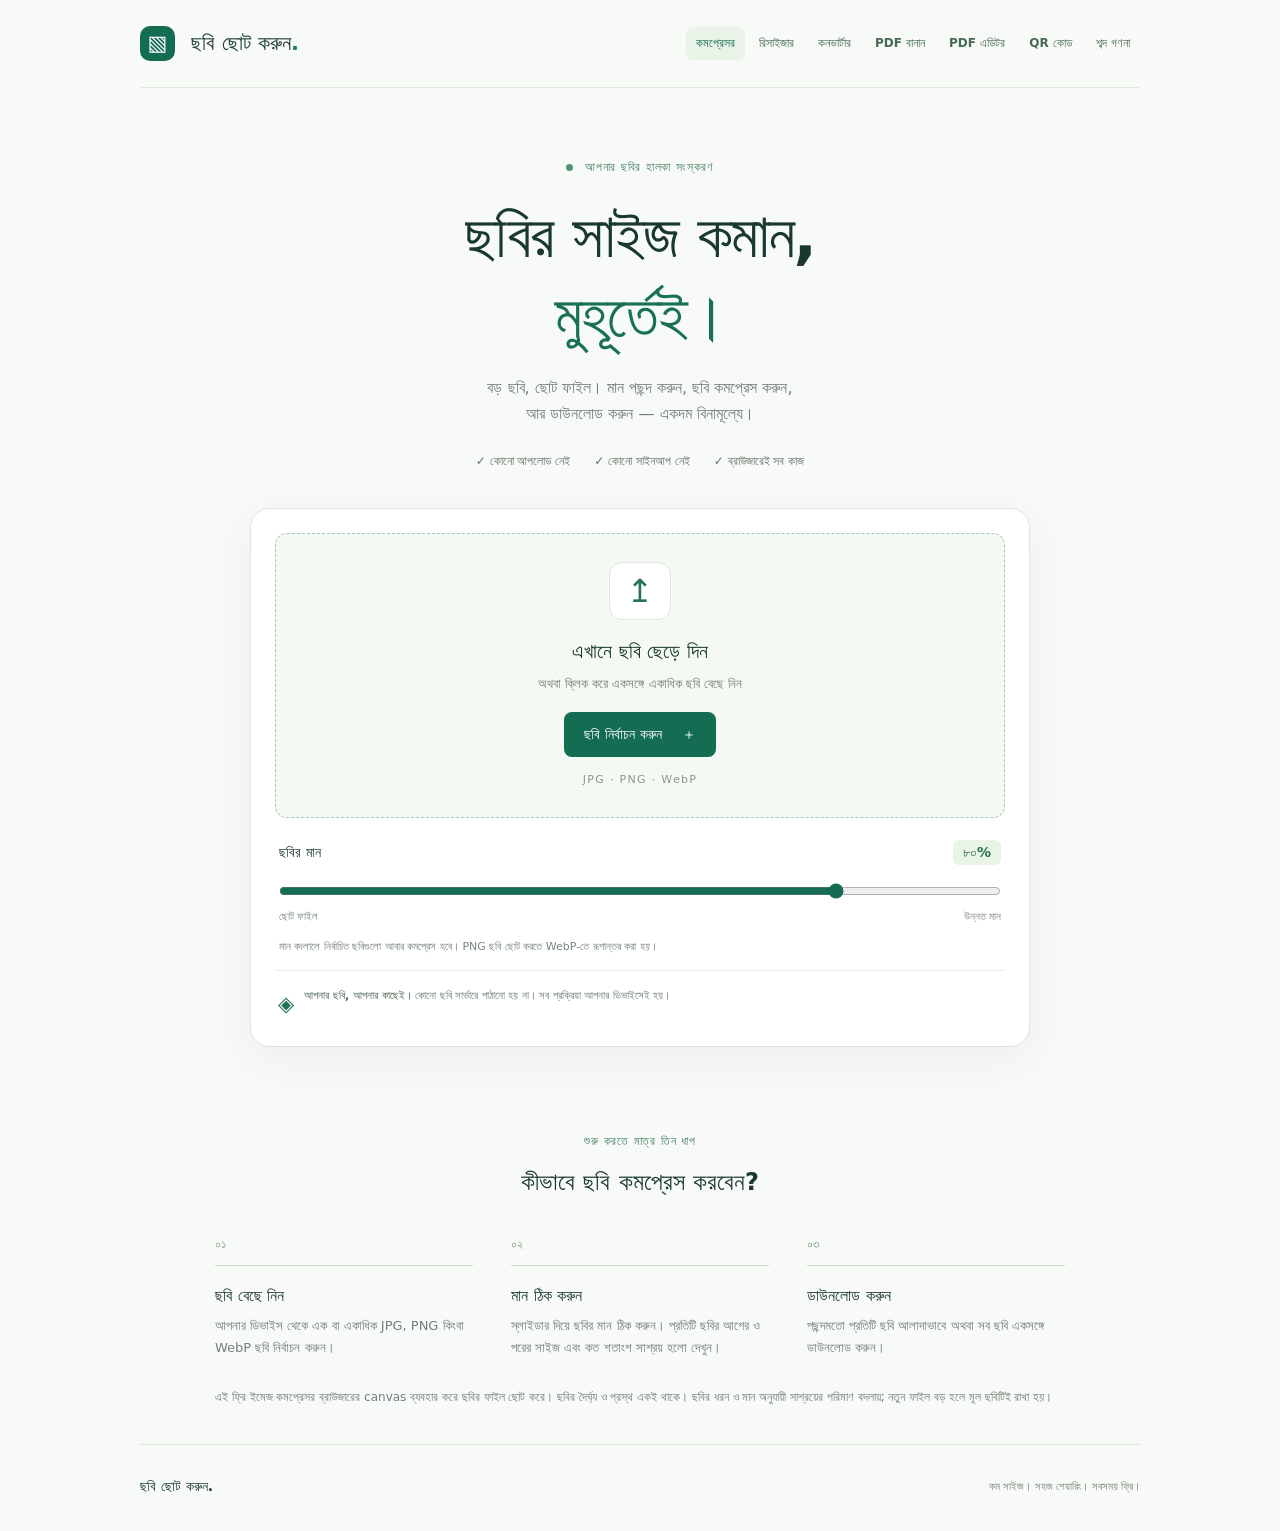
<file: index.html>
<!doctype html>
<html lang="bn">
<head>
  <meta charset="UTF-8">
  <meta name="viewport" content="width=device-width, initial-scale=1">
  <title>ছবি ছোট করুন — ফ্রি অনলাইন ইমেজ কমপ্রেসর</title>
  <meta name="description" content="বিনামূল্যে JPG, PNG ও WebP ছবির সাইজ কমান। একসঙ্গে একাধিক ছবি কমপ্রেস ও ডাউনলোড করুন। সব কাজ আপনার ব্রাউজারেই, কোনো আপলোড ছাড়াই।">
  <meta name="theme-color" content="#146c52">
  <link rel="stylesheet" href="style.css">
  <script src="script.js" defer></script>
</head>
<body>
  <header class="header wrap"><a class="brand" href="./"><span class="brand-icon" aria-hidden="true">▧</span> ছবি ছোট করুন<span class="brand-dot">.</span></a><nav class="header-nav" aria-label="টুল নির্বাচন"><a href="./" aria-current="page">কমপ্রেসর</a><a href="resizer.html">রিসাইজার</a><a href="converter.html">কনভার্টার</a><a href="pdf.html">PDF বানান</a><a href="pdfeditor.html">PDF এডিটর</a><a href="qr.html">QR কোড</a><a href="wordcount.html">শব্দ গণনা</a></nav></header>
  <main class="wrap">
    <div id="ad-top"></div>
    <section class="intro">
      <p class="eyebrow"><span></span> আপনার ছবির হালকা সংস্করণ</p>
      <h1>ছবির সাইজ কমান,<br><span>মুহূর্তেই।</span></h1>
      <p class="lead">বড় ছবি, ছোট ফাইল। মান পছন্দ করুন, ছবি কমপ্রেস করুন,<br class="desktop-break"> আর ডাউনলোড করুন — একদম বিনামূল্যে।</p>
      <div class="trust"><span>✓ কোনো আপলোড নেই</span><span>✓ কোনো সাইনআপ নেই</span><span>✓ ব্রাউজারেই সব কাজ</span></div>
    </section>
    <section class="tool" aria-label="ইমেজ কমপ্রেসর">
      <label class="drop-zone" id="drop-zone" for="file-input">
        <span class="upload-icon" aria-hidden="true">↥</span>
        <strong>এখানে ছবি ছেড়ে দিন</strong>
        <span class="drop-sub">অথবা ক্লিক করে একসঙ্গে একাধিক ছবি বেছে নিন</span>
        <span class="choose-button">ছবি নির্বাচন করুন <span aria-hidden="true">＋</span></span>
        <span class="formats">JPG · PNG · WebP</span>
        <input id="file-input" type="file" accept="image/jpeg,image/png,image/webp,.jpg,.jpeg,.png,.webp" multiple>
      </label>
      <div class="settings">
        <div class="quality-heading"><label for="quality">ছবির মান</label><output id="quality-value" for="quality">৮০%</output></div>
        <input id="quality" type="range" min="10" max="100" value="80">
        <div class="range-labels"><span>ছোট ফাইল</span><span>উন্নত মান</span></div>
        <p class="setting-note">মান বদলালে নির্বাচিত ছবিগুলো আবার কমপ্রেস হবে। PNG ছবি ছোট করতে WebP-তে রূপান্তর করা হয়।</p>
      </div>
      <div class="privacy"><span aria-hidden="true">◈</span><p><strong>আপনার ছবি, আপনার কাছেই।</strong> কোনো ছবি সার্ভারে পাঠানো হয় না। সব প্রক্রিয়া আপনার ডিভাইসেই হয়।</p></div>
    </section>
    <section id="results-section" class="results" aria-labelledby="results-title" hidden>
      <div class="results-heading"><div><h2 id="results-title">আপনার ছবিগুলো</h2><p id="summary" role="status" aria-live="polite"></p></div><button id="download-all" class="primary" disabled>সব ডাউনলোড করুন ↓</button></div>
      <p class="download-note">সব ডাউনলোড করলে প্রতিটি ছবি আলাদা ফাইল হিসেবে সেভ হবে। ব্রাউজারে একাধিক ডাউনলোডের অনুমতি লাগতে পারে।</p>
      <div id="results"></div>
    </section>
    <p id="message" role="status" aria-live="polite"></p>
    <section class="how-to"><p class="eyebrow">শুরু করতে মাত্র তিন ধাপ</p><h2>কীভাবে ছবি কমপ্রেস করবেন?</h2><div class="steps"><article><span>০১</span><h3>ছবি বেছে নিন</h3><p>আপনার ডিভাইস থেকে এক বা একাধিক JPG, PNG কিংবা WebP ছবি নির্বাচন করুন।</p></article><article><span>০২</span><h3>মান ঠিক করুন</h3><p>স্লাইডার দিয়ে ছবির মান ঠিক করুন। প্রতিটি ছবির আগের ও পরের সাইজ এবং কত শতাংশ সাশ্রয় হলো দেখুন।</p></article><article><span>০৩</span><h3>ডাউনলোড করুন</h3><p>পছন্দমতো প্রতিটি ছবি আলাদাভাবে অথবা সব ছবি একসঙ্গে ডাউনলোড করুন।</p></article></div><p class="explanation">এই ফ্রি ইমেজ কমপ্রেসর ব্রাউজারের canvas ব্যবহার করে ছবির ফাইল ছোট করে। ছবির দৈর্ঘ্য ও প্রস্থ একই থাকে। ছবির ধরন ও মান অনুযায়ী সাশ্রয়ের পরিমাণ বদলায়; নতুন ফাইল বড় হলে মূল ছবিটিই রাখা হয়।</p></section>
    <div id="ad-bottom"></div>
  </main>
  <footer class="wrap"><span class="brand">ছবি ছোট করুন.</span><p>কম সাইজ। সহজ শেয়ারিং। সবসময় ফ্রি।</p></footer>
</body>
</html>
</file>
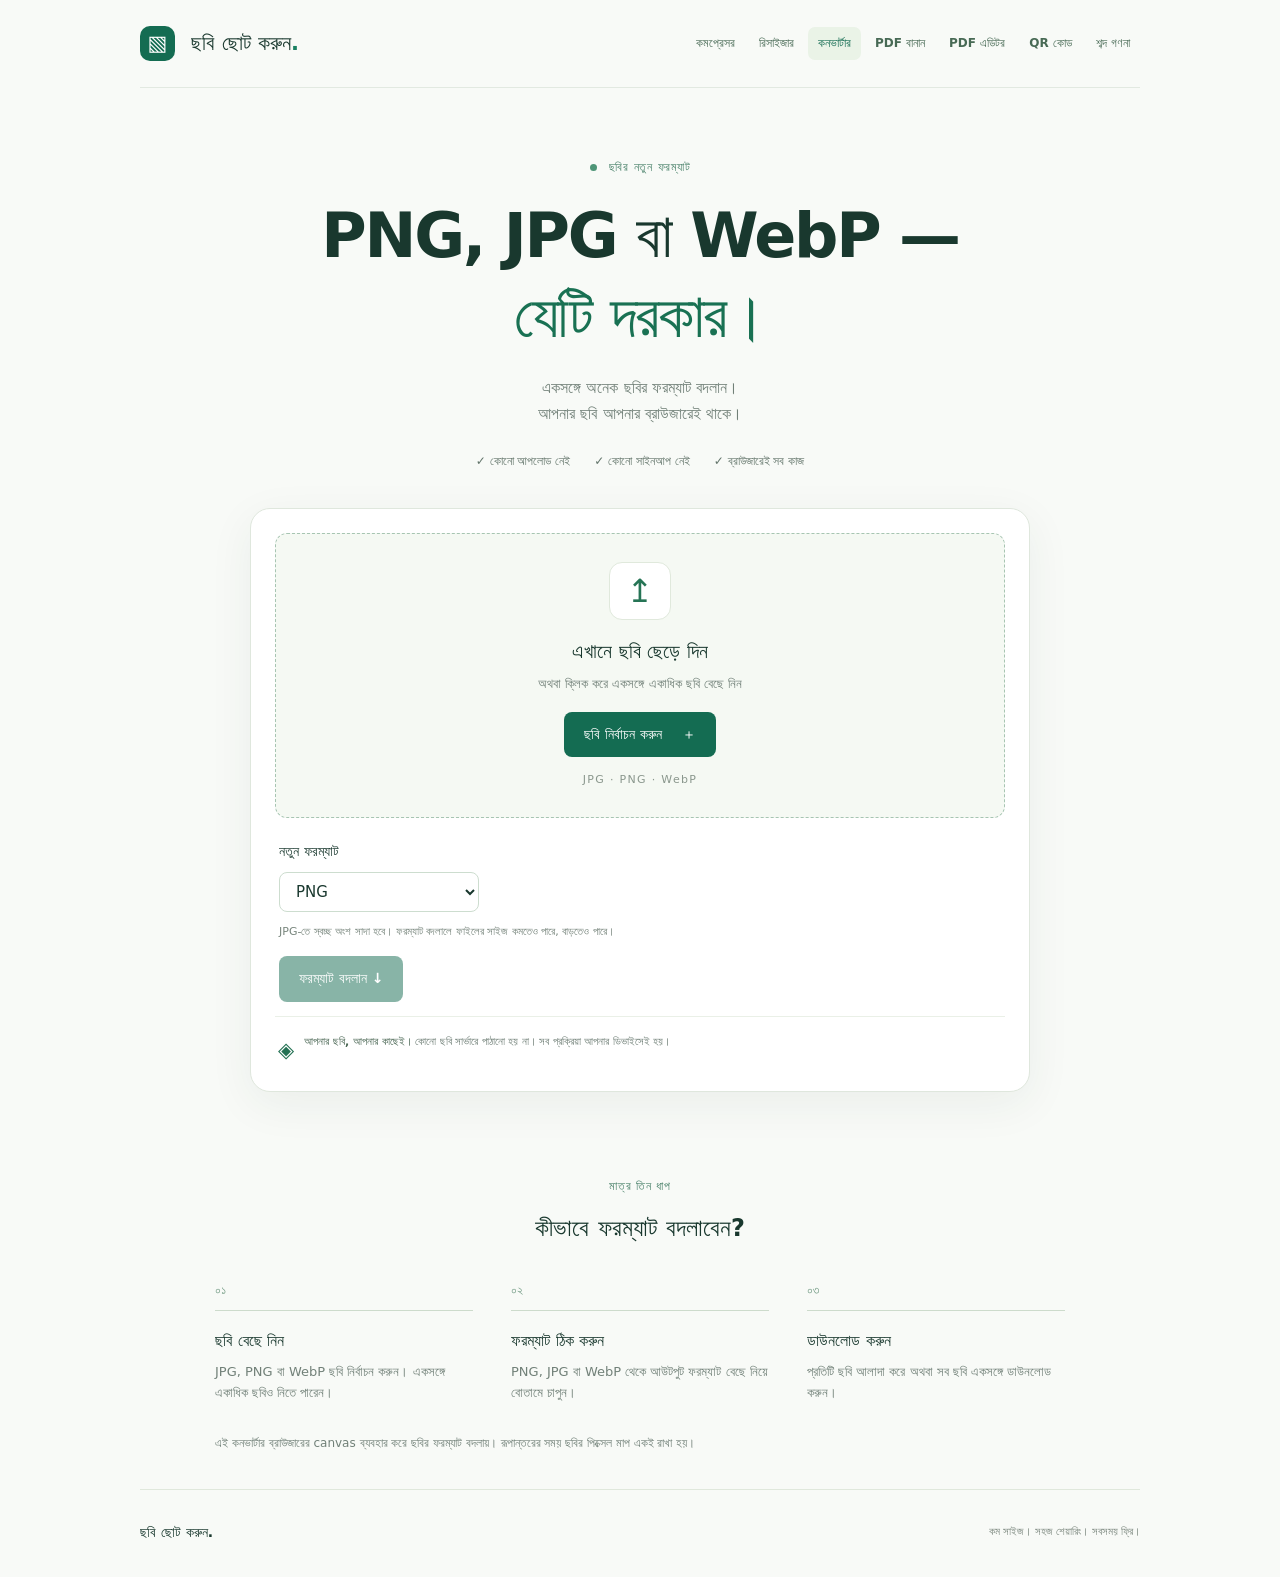
<file: converter.html>
<!doctype html>
<html lang="bn">
<head>
  <meta charset="UTF-8">
  <meta name="viewport" content="width=device-width, initial-scale=1">
  <title>ছবির ফরম্যাট বদলান — ফ্রি PNG JPG WebP কনভার্টার</title>
  <meta name="description" content="একসঙ্গে একাধিক ছবি PNG, JPG বা WebP ফরম্যাটে রূপান্তর করুন। ব্রাউজারেই কাজ হয়, কোনো ছবি আপলোড হয় না।">
  <meta name="theme-color" content="#146c52">
  <link rel="stylesheet" href="style.css">
  <link rel="stylesheet" href="converter.css">
  <script src="converter.js" defer></script>
</head>
<body>
  <header class="header wrap"><a class="brand" href="./"><span class="brand-icon" aria-hidden="true">▧</span> ছবি ছোট করুন<span class="brand-dot">.</span></a><nav class="header-nav" aria-label="টুল নির্বাচন"><a href="./">কমপ্রেসর</a><a href="resizer.html">রিসাইজার</a><a href="converter.html" aria-current="page">কনভার্টার</a><a href="pdf.html">PDF বানান</a><a href="pdfeditor.html">PDF এডিটর</a><a href="qr.html">QR কোড</a><a href="wordcount.html">শব্দ গণনা</a></nav></header>
  <main class="wrap">
    <div id="ad-top"></div>
    <section class="intro"><p class="eyebrow"><span></span> ছবির নতুন ফরম্যাট</p><h1>PNG, JPG বা WebP —<br><span>যেটি দরকার।</span></h1><p class="lead">একসঙ্গে অনেক ছবির ফরম্যাট বদলান।<br class="desktop-break"> আপনার ছবি আপনার ব্রাউজারেই থাকে।</p><div class="trust"><span>✓ কোনো আপলোড নেই</span><span>✓ কোনো সাইনআপ নেই</span><span>✓ ব্রাউজারেই সব কাজ</span></div></section>
    <section class="tool" aria-label="ইমেজ ফরম্যাট কনভার্টার">
      <label class="drop-zone" id="drop-zone" for="file-input"><span class="upload-icon" aria-hidden="true">↥</span><strong>এখানে ছবি ছেড়ে দিন</strong><span class="drop-sub">অথবা ক্লিক করে একসঙ্গে একাধিক ছবি বেছে নিন</span><span class="choose-button">ছবি নির্বাচন করুন <span aria-hidden="true">＋</span></span><span class="formats">JPG · PNG · WebP</span><input id="file-input" type="file" accept="image/jpeg,image/png,image/webp,.jpg,.jpeg,.png,.webp" multiple></label>
      <div class="settings converter-settings"><label for="format">নতুন ফরম্যাট</label><select id="format"><option value="image/png">PNG</option><option value="image/jpeg">JPG</option><option value="image/webp">WebP</option></select><p class="setting-note">JPG-তে স্বচ্ছ অংশ সাদা হবে। ফরম্যাট বদলালে ফাইলের সাইজ কমতেও পারে, বাড়তেও পারে।</p><button id="convert-button" class="primary" disabled>ফরম্যাট বদলান ↓</button></div>
      <div class="privacy"><span aria-hidden="true">◈</span><p><strong>আপনার ছবি, আপনার কাছেই।</strong> কোনো ছবি সার্ভারে পাঠানো হয় না। সব প্রক্রিয়া আপনার ডিভাইসেই হয়।</p></div>
    </section>
    <section id="results-section" class="results" aria-labelledby="results-title" hidden><div class="results-heading"><div><h2 id="results-title">রূপান্তর করা ছবিগুলো</h2><p id="summary" role="status" aria-live="polite"></p></div><button id="download-all" class="primary" disabled>সব ডাউনলোড করুন ↓</button></div><p class="download-note">সব ডাউনলোড করলে প্রতিটি ছবি আলাদা ফাইল হিসেবে সেভ হবে। ব্রাউজারে একাধিক ডাউনলোডের অনুমতি লাগতে পারে।</p><div id="results"></div></section>
    <p id="message" role="status" aria-live="polite"></p>
    <section class="how-to"><p class="eyebrow">মাত্র তিন ধাপ</p><h2>কীভাবে ফরম্যাট বদলাবেন?</h2><div class="steps"><article><span>০১</span><h3>ছবি বেছে নিন</h3><p>JPG, PNG বা WebP ছবি নির্বাচন করুন। একসঙ্গে একাধিক ছবিও নিতে পারেন।</p></article><article><span>০২</span><h3>ফরম্যাট ঠিক করুন</h3><p>PNG, JPG বা WebP থেকে আউটপুট ফরম্যাট বেছে নিয়ে বোতামে চাপুন।</p></article><article><span>০৩</span><h3>ডাউনলোড করুন</h3><p>প্রতিটি ছবি আলাদা করে অথবা সব ছবি একসঙ্গে ডাউনলোড করুন।</p></article></div><p class="explanation">এই কনভার্টার ব্রাউজারের canvas ব্যবহার করে ছবির ফরম্যাট বদলায়। রূপান্তরের সময় ছবির পিক্সেল মাপ একই রাখা হয়।</p></section>
    <div id="ad-bottom"></div>
  </main>
  <footer class="wrap"><span class="brand">ছবি ছোট করুন.</span><p>কম সাইজ। সহজ শেয়ারিং। সবসময় ফ্রি।</p></footer>
</body>
</html>
</file>
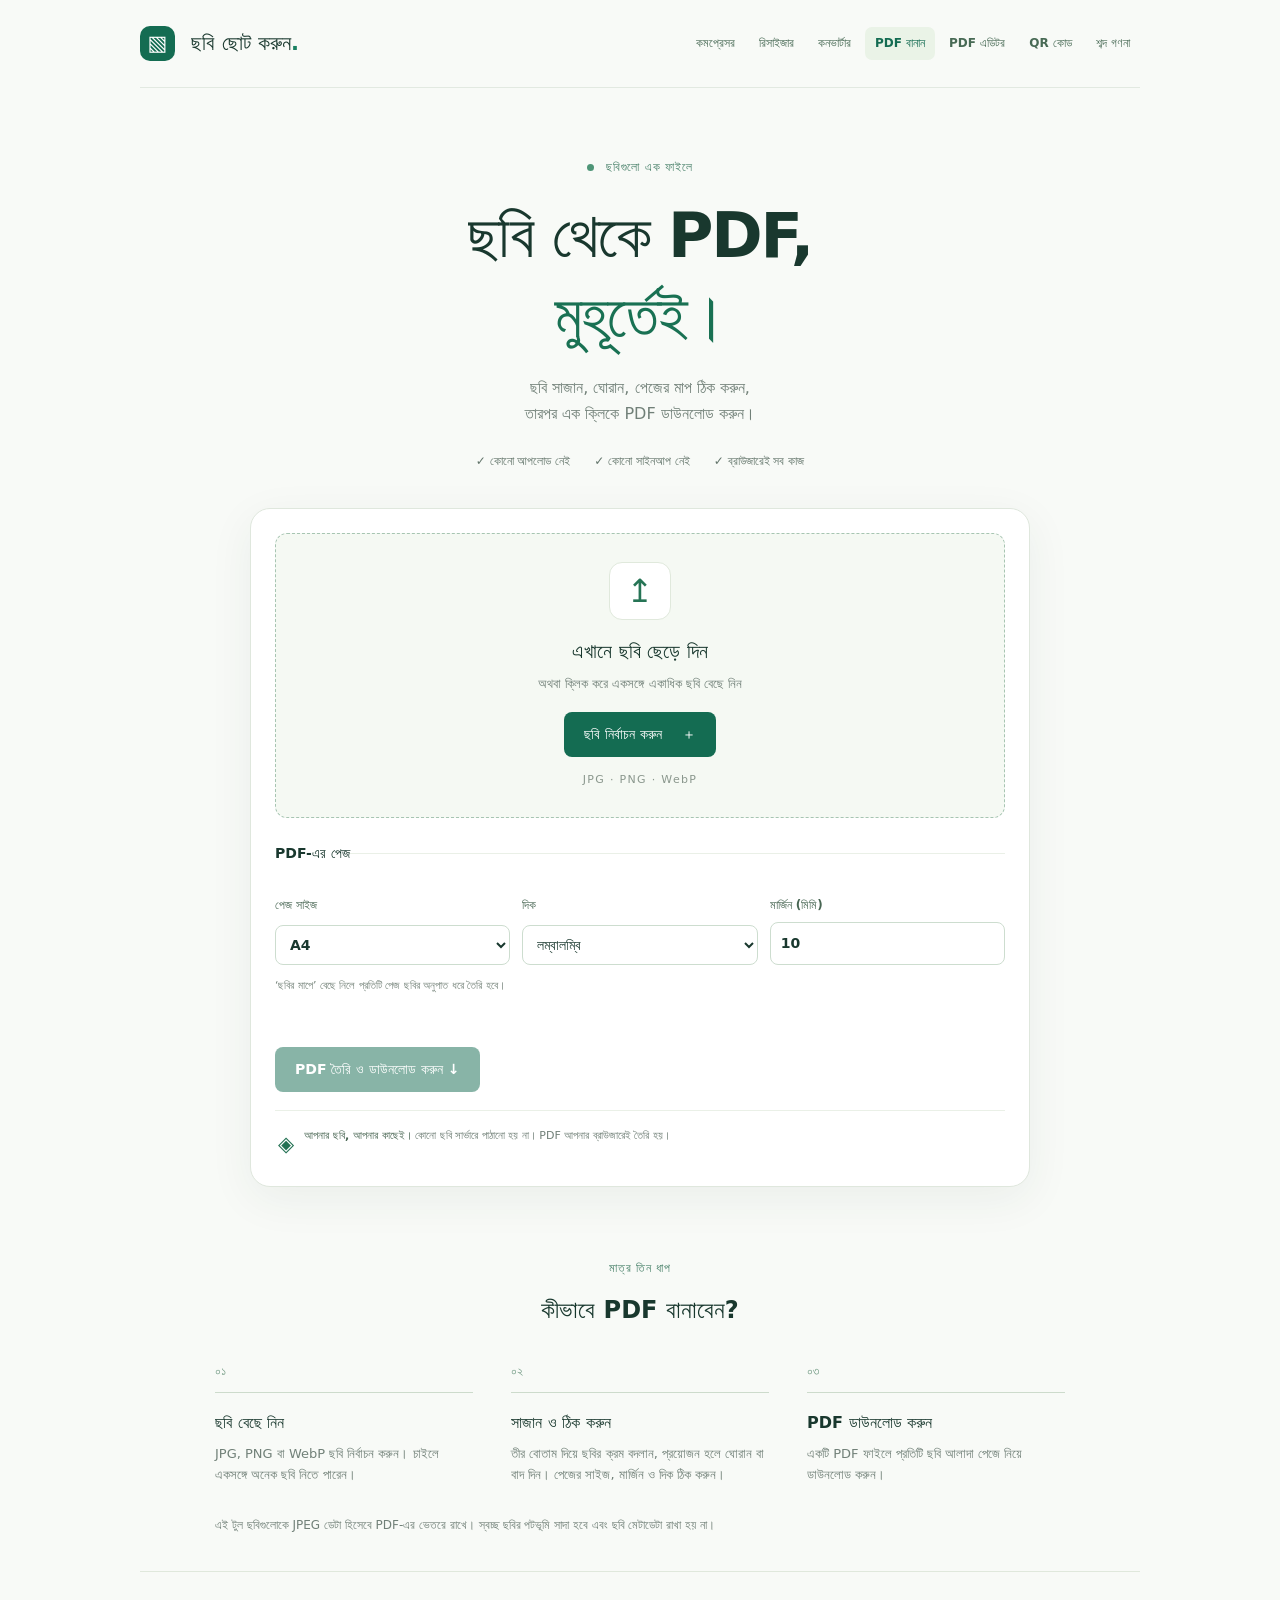
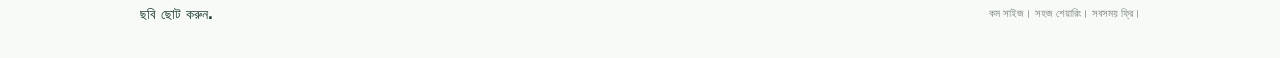
<file: pdf.html>
<!doctype html>
<html lang="bn">
<head>
  <meta charset="UTF-8">
  <meta name="viewport" content="width=device-width, initial-scale=1">
  <title>ছবি থেকে PDF বানান — ফ্রি অনলাইন ইমেজ টু PDF</title>
  <meta name="description" content="একাধিক JPG, PNG ও WebP ছবি দিয়ে একটি PDF বানান। ছবি সাজান, ঘোরান, পেজ সাইজ ও মার্জিন ঠিক করুন। সব কাজ ব্রাউজারেই হয়।">
  <meta name="theme-color" content="#146c52">
  <link rel="stylesheet" href="style.css">
  <link rel="stylesheet" href="pdf.css">
  <script src="pdf.js" defer></script>
</head>
<body>
  <header class="header wrap"><a class="brand" href="./"><span class="brand-icon" aria-hidden="true">▧</span> ছবি ছোট করুন<span class="brand-dot">.</span></a><nav class="header-nav" aria-label="টুল নির্বাচন"><a href="./">কমপ্রেসর</a><a href="resizer.html">রিসাইজার</a><a href="converter.html">কনভার্টার</a><a href="pdf.html" aria-current="page">PDF বানান</a><a href="pdfeditor.html">PDF এডিটর</a><a href="qr.html">QR কোড</a><a href="wordcount.html">শব্দ গণনা</a></nav></header>
  <main class="wrap">
    <div id="ad-top"></div>
    <section class="intro"><p class="eyebrow"><span></span> ছবিগুলো এক ফাইলে</p><h1>ছবি থেকে PDF,<br><span>মুহূর্তেই।</span></h1><p class="lead">ছবি সাজান, ঘোরান, পেজের মাপ ঠিক করুন,<br class="desktop-break"> তারপর এক ক্লিকে PDF ডাউনলোড করুন।</p><div class="trust"><span>✓ কোনো আপলোড নেই</span><span>✓ কোনো সাইনআপ নেই</span><span>✓ ব্রাউজারেই সব কাজ</span></div></section>
    <section class="tool pdf-tool" aria-label="ইমেজ থেকে PDF">
      <label class="drop-zone" id="drop-zone" for="file-input"><span class="upload-icon" aria-hidden="true">↥</span><strong>এখানে ছবি ছেড়ে দিন</strong><span class="drop-sub">অথবা ক্লিক করে একসঙ্গে একাধিক ছবি বেছে নিন</span><span class="choose-button">ছবি নির্বাচন করুন <span aria-hidden="true">＋</span></span><span class="formats">JPG · PNG · WebP</span><input id="file-input" type="file" accept="image/jpeg,image/png,image/webp,.jpg,.jpeg,.png,.webp" multiple></label>
      <fieldset class="pdf-options"><legend>PDF-এর পেজ</legend><div class="option-grid"><label for="page-size">পেজ সাইজ<select id="page-size"><option value="a4">A4</option><option value="letter">Letter</option><option value="image">ছবির মাপে</option></select></label><label for="orientation">দিক<select id="orientation"><option value="portrait">লম্বালম্বি</option><option value="landscape">আড়াআড়ি</option></select></label><label for="margin">মার্জিন (মিমি)<input id="margin" type="number" min="0" max="50" step="1" value="10" inputmode="numeric"></label></div><p class="setting-note">‘ছবির মাপে’ বেছে নিলে প্রতিটি পেজ ছবির অনুপাত ধরে তৈরি হবে।</p></fieldset>
      <div id="file-list" class="pdf-list" aria-live="polite"></div>
      <p id="message" role="status" aria-live="polite"></p>
      <button id="create-pdf" class="primary create-pdf" disabled>PDF তৈরি ও ডাউনলোড করুন ↓</button>
      <div class="privacy"><span aria-hidden="true">◈</span><p><strong>আপনার ছবি, আপনার কাছেই।</strong> কোনো ছবি সার্ভারে পাঠানো হয় না। PDF আপনার ব্রাউজারেই তৈরি হয়।</p></div>
    </section>
    <section class="how-to"><p class="eyebrow">মাত্র তিন ধাপ</p><h2>কীভাবে PDF বানাবেন?</h2><div class="steps"><article><span>০১</span><h3>ছবি বেছে নিন</h3><p>JPG, PNG বা WebP ছবি নির্বাচন করুন। চাইলে একসঙ্গে অনেক ছবি নিতে পারেন।</p></article><article><span>০২</span><h3>সাজান ও ঠিক করুন</h3><p>তীর বোতাম দিয়ে ছবির ক্রম বদলান, প্রয়োজন হলে ঘোরান বা বাদ দিন। পেজের সাইজ, মার্জিন ও দিক ঠিক করুন।</p></article><article><span>০৩</span><h3>PDF ডাউনলোড করুন</h3><p>একটি PDF ফাইলে প্রতিটি ছবি আলাদা পেজে নিয়ে ডাউনলোড করুন।</p></article></div><p class="explanation">এই টুল ছবিগুলোকে JPEG ডেটা হিসেবে PDF-এর ভেতরে রাখে। স্বচ্ছ ছবির পটভূমি সাদা হবে এবং ছবি মেটাডেটা রাখা হয় না।</p></section>
    <div id="ad-bottom"></div>
  </main>
  <footer class="wrap"><span class="brand">ছবি ছোট করুন.</span><p>কম সাইজ। সহজ শেয়ারিং। সবসময় ফ্রি।</p></footer>
</body>
</html>
</file>
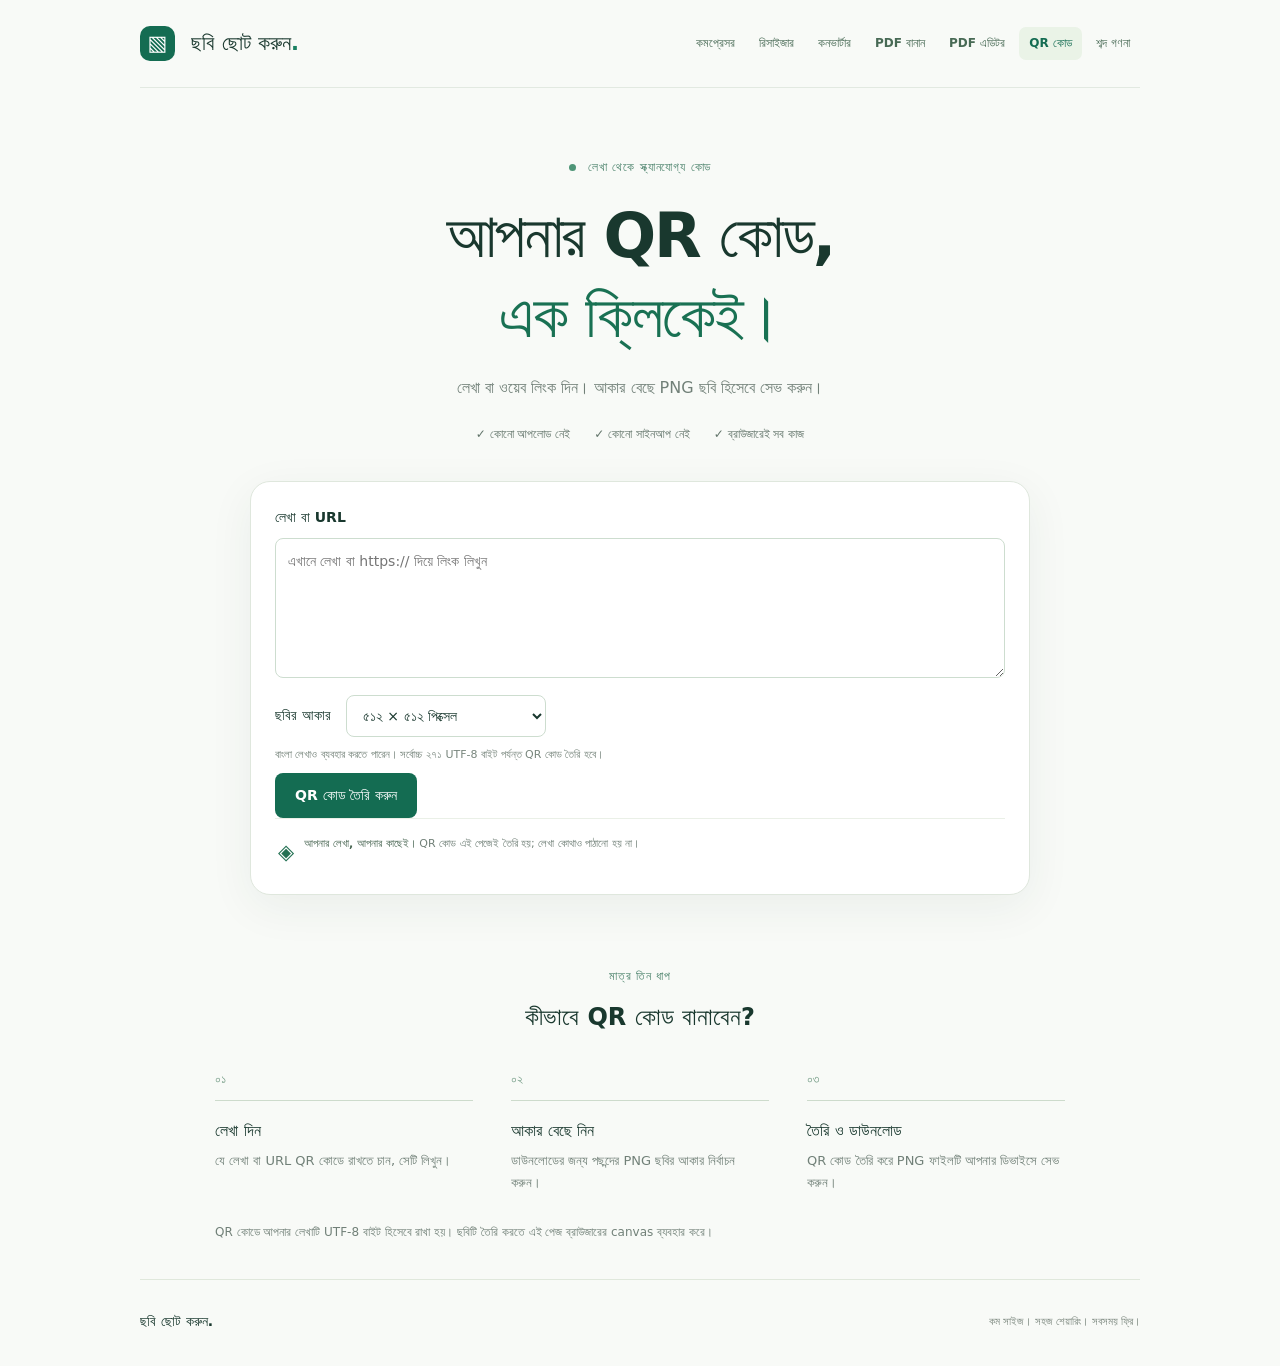
<file: qr.html>
<!doctype html>
<html lang="bn">
<head>
  <meta charset="UTF-8">
  <meta name="viewport" content="width=device-width, initial-scale=1">
  <title>QR কোড তৈরি করুন — ফ্রি অনলাইন QR জেনারেটর</title>
  <meta name="description" content="বাংলা লেখা বা URL থেকে বিনামূল্যে QR কোড তৈরি করুন। আকার বেছে PNG ডাউনলোড করুন। সব কাজ ব্রাউজারেই হয়।">
  <meta name="theme-color" content="#146c52">
  <link rel="stylesheet" href="style.css">
  <link rel="stylesheet" href="qr.css">
  <script src="qr.js" defer></script>
</head>
<body>
  <header class="header wrap"><a class="brand" href="./"><span class="brand-icon" aria-hidden="true">▧</span> ছবি ছোট করুন<span class="brand-dot">.</span></a><nav class="header-nav" aria-label="টুল নির্বাচন"><a href="./">কমপ্রেসর</a><a href="resizer.html">রিসাইজার</a><a href="converter.html">কনভার্টার</a><a href="pdf.html">PDF বানান</a><a href="pdfeditor.html">PDF এডিটর</a><a href="qr.html" aria-current="page">QR কোড</a><a href="wordcount.html">শব্দ গণনা</a></nav></header>
  <main class="wrap">
    <div id="ad-top"></div>
    <section class="intro"><p class="eyebrow"><span></span> লেখা থেকে স্ক্যানযোগ্য কোড</p><h1>আপনার QR কোড,<br><span>এক ক্লিকেই।</span></h1><p class="lead">লেখা বা ওয়েব লিংক দিন। আকার বেছে PNG ছবি হিসেবে সেভ করুন।</p><div class="trust"><span>✓ কোনো আপলোড নেই</span><span>✓ কোনো সাইনআপ নেই</span><span>✓ ব্রাউজারেই সব কাজ</span></div></section>
    <section class="tool qr-tool" aria-label="QR কোড জেনারেটর">
      <div class="qr-form"><label for="qr-text">লেখা বা URL</label><textarea id="qr-text" rows="5" maxlength="1200" placeholder="এখানে লেখা বা https:// দিয়ে লিংক লিখুন"></textarea><div class="qr-field"><label for="qr-size">ছবির আকার</label><select id="qr-size"><option value="256">২৫৬ × ২৫৬ পিক্সেল</option><option value="512" selected>৫১২ × ৫১২ পিক্সেল</option><option value="1024">১০২৪ × ১০২৪ পিক্সেল</option></select></div><p class="setting-note">বাংলা লেখাও ব্যবহার করতে পারেন। সর্বোচ্চ ২৭১ UTF-8 বাইট পর্যন্ত QR কোড তৈরি হবে।</p><p id="qr-error" class="qr-error" role="alert" hidden></p><button id="generate-button" class="primary">QR কোড তৈরি করুন</button></div>
      <div id="qr-result" class="qr-result" hidden><h2>আপনার QR কোড</h2><canvas id="qr-canvas" role="img" aria-label="তৈরি করা QR কোড"></canvas><p class="setting-note">ব্যবহারের আগে ফোনের ক্যামেরা দিয়ে স্ক্যান করে দেখে নিন।</p><button id="download-button" class="primary">PNG ডাউনলোড করুন ↓</button></div>
      <div class="privacy"><span aria-hidden="true">◈</span><p><strong>আপনার লেখা, আপনার কাছেই।</strong> QR কোড এই পেজেই তৈরি হয়; লেখা কোথাও পাঠানো হয় না।</p></div>
    </section>
    <section class="how-to"><p class="eyebrow">মাত্র তিন ধাপ</p><h2>কীভাবে QR কোড বানাবেন?</h2><div class="steps"><article><span>০১</span><h3>লেখা দিন</h3><p>যে লেখা বা URL QR কোডে রাখতে চান, সেটি লিখুন।</p></article><article><span>০২</span><h3>আকার বেছে নিন</h3><p>ডাউনলোডের জন্য পছন্দের PNG ছবির আকার নির্বাচন করুন।</p></article><article><span>০৩</span><h3>তৈরি ও ডাউনলোড</h3><p>QR কোড তৈরি করে PNG ফাইলটি আপনার ডিভাইসে সেভ করুন।</p></article></div><p class="explanation">QR কোডে আপনার লেখাটি UTF-8 বাইট হিসেবে রাখা হয়। ছবিটি তৈরি করতে এই পেজ ব্রাউজারের canvas ব্যবহার করে।</p></section>
    <div id="ad-bottom"></div>
  </main>
  <footer class="wrap"><span class="brand">ছবি ছোট করুন.</span><p>কম সাইজ। সহজ শেয়ারিং। সবসময় ফ্রি।</p></footer>
</body>
</html>
</file>
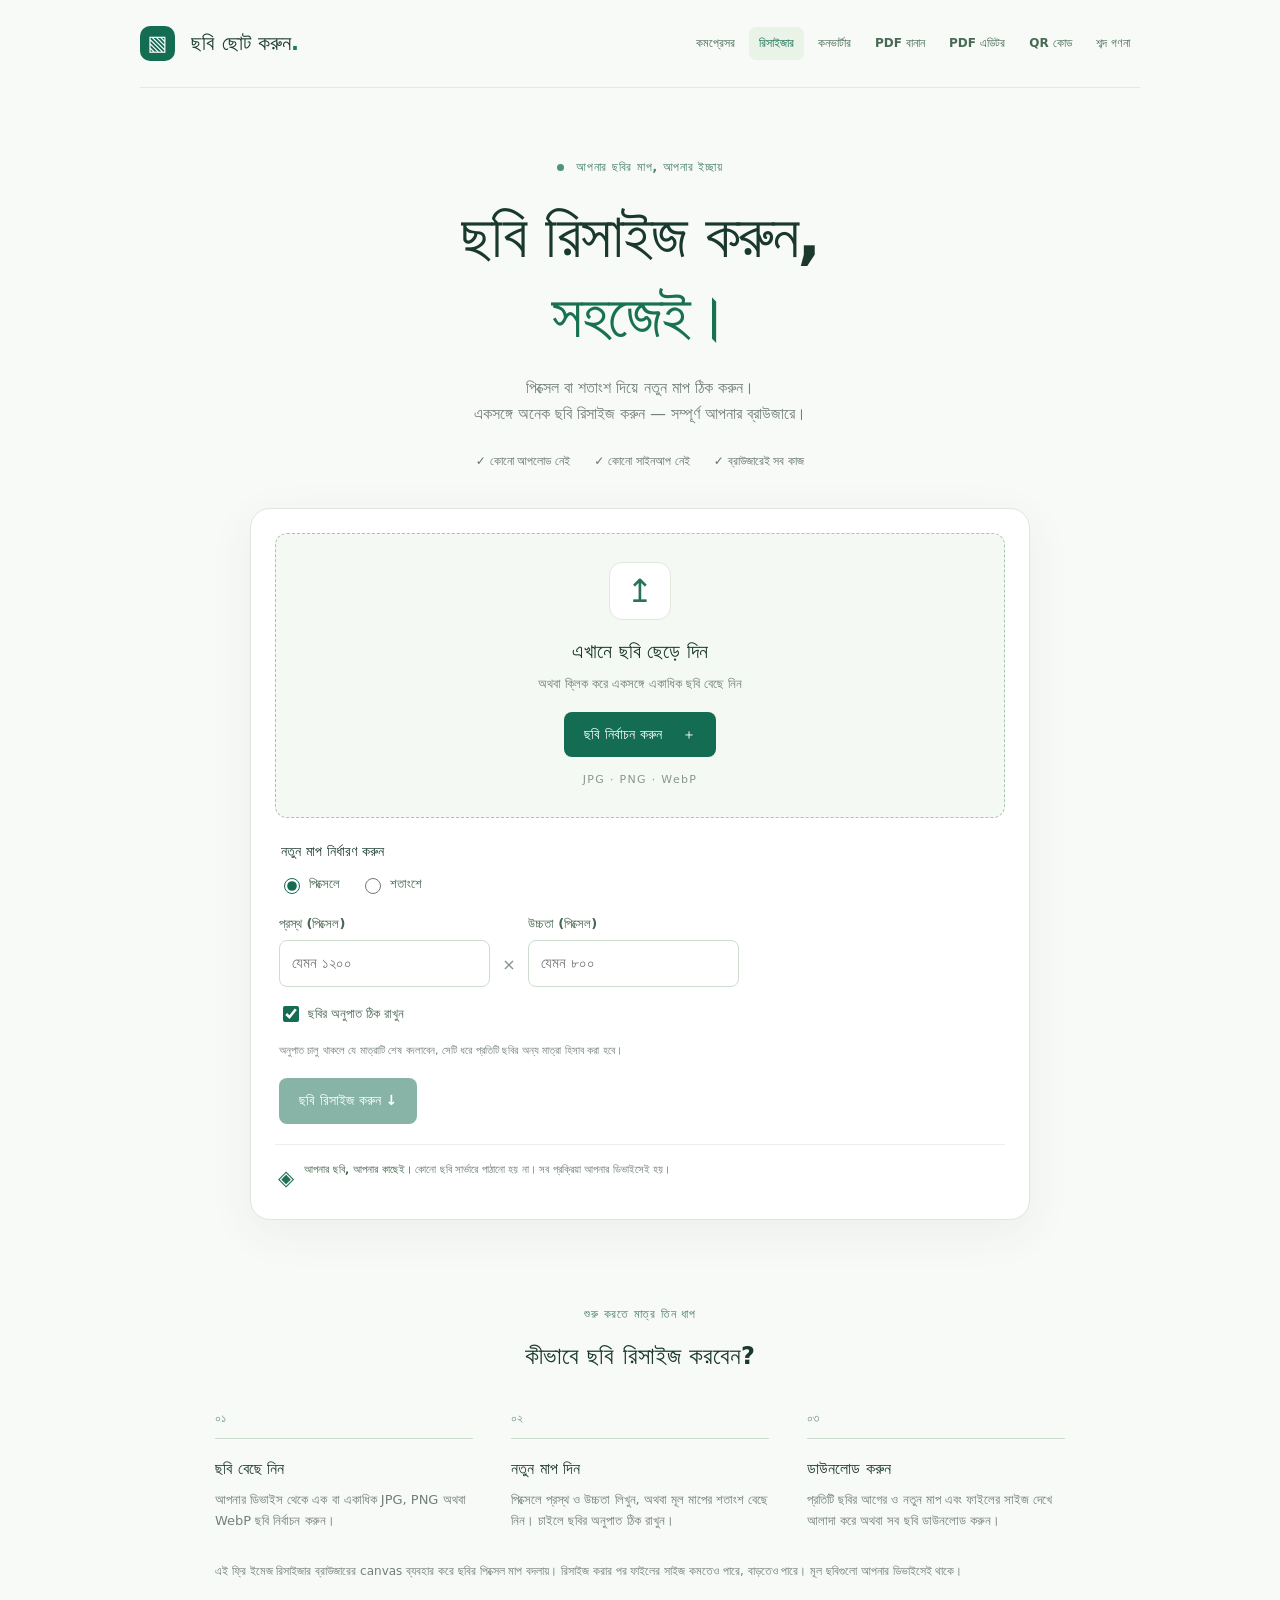
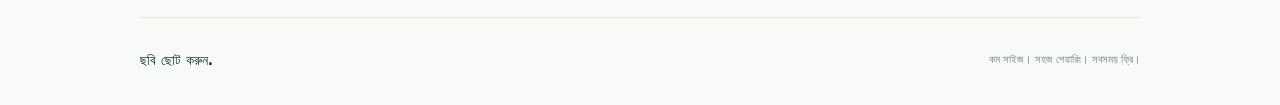
<file: resizer.html>
<!doctype html>
<html lang="bn">
<head>
  <meta charset="UTF-8">
  <meta name="viewport" content="width=device-width, initial-scale=1">
  <title>ছবি রিসাইজ করুন — ফ্রি অনলাইন ইমেজ রিসাইজার</title>
  <meta name="description" content="বিনামূল্যে JPG, PNG ও WebP ছবির দৈর্ঘ্য-প্রস্থ পিক্সেল বা শতাংশ দিয়ে বদলান। একসঙ্গে একাধিক ছবি রিসাইজ ও ডাউনলোড করুন, কোনো আপলোড ছাড়াই।">
  <meta name="theme-color" content="#146c52">
  <link rel="stylesheet" href="style.css">
  <link rel="stylesheet" href="resizer.css">
  <script src="resizer.js" defer></script>
</head>
<body>
  <header class="header wrap"><a class="brand" href="./"><span class="brand-icon" aria-hidden="true">▧</span> ছবি ছোট করুন<span class="brand-dot">.</span></a><nav class="header-nav" aria-label="টুল নির্বাচন"><a href="./">কমপ্রেসর</a><a href="resizer.html" aria-current="page">রিসাইজার</a><a href="converter.html">কনভার্টার</a><a href="pdf.html">PDF বানান</a><a href="pdfeditor.html">PDF এডিটর</a><a href="qr.html">QR কোড</a><a href="wordcount.html">শব্দ গণনা</a></nav></header>
  <main class="wrap">
    <div id="ad-top"></div>
    <section class="intro">
      <p class="eyebrow"><span></span> আপনার ছবির মাপ, আপনার ইচ্ছায়</p>
      <h1>ছবি রিসাইজ করুন,<br><span>সহজেই।</span></h1>
      <p class="lead">পিক্সেল বা শতাংশ দিয়ে নতুন মাপ ঠিক করুন।<br class="desktop-break"> একসঙ্গে অনেক ছবি রিসাইজ করুন — সম্পূর্ণ আপনার ব্রাউজারে।</p>
      <div class="trust"><span>✓ কোনো আপলোড নেই</span><span>✓ কোনো সাইনআপ নেই</span><span>✓ ব্রাউজারেই সব কাজ</span></div>
    </section>
    <section class="tool" aria-label="ইমেজ রিসাইজার">
      <label class="drop-zone" id="drop-zone" for="file-input">
        <span class="upload-icon" aria-hidden="true">↥</span>
        <strong>এখানে ছবি ছেড়ে দিন</strong>
        <span class="drop-sub">অথবা ক্লিক করে একসঙ্গে একাধিক ছবি বেছে নিন</span>
        <span class="choose-button">ছবি নির্বাচন করুন <span aria-hidden="true">＋</span></span>
        <span class="formats">JPG · PNG · WebP</span>
        <input id="file-input" type="file" accept="image/jpeg,image/png,image/webp,.jpg,.jpeg,.png,.webp" multiple>
      </label>
      <div class="settings resize-settings">
        <fieldset class="mode-options"><legend>নতুন মাপ নির্ধারণ করুন</legend><label><input type="radio" name="mode" value="pixels" checked> পিক্সেলে</label><label><input type="radio" name="mode" value="percent"> শতাংশে</label></fieldset>
        <div id="pixel-controls" class="pixel-controls">
          <div class="dimension-fields"><label for="width">প্রস্থ (পিক্সেল)<input id="width" type="number" min="1" max="16384" step="1" inputmode="numeric" placeholder="যেমন ১২০০"></label><span aria-hidden="true">×</span><label for="height">উচ্চতা (পিক্সেল)<input id="height" type="number" min="1" max="16384" step="1" inputmode="numeric" placeholder="যেমন ৮০০"></label></div>
          <label class="ratio-option"><input id="keep-ratio" type="checkbox" checked> ছবির অনুপাত ঠিক রাখুন</label>
          <p class="setting-note">অনুপাত চালু থাকলে যে মাত্রাটি শেষ বদলাবেন, সেটি ধরে প্রতিটি ছবির অন্য মাত্রা হিসাব করা হবে।</p>
        </div>
        <div id="percent-controls" class="percent-controls" hidden><label for="percent">মূল মাপের শতাংশ<input id="percent" type="number" min="1" max="1000" step="1" inputmode="numeric" value="50"></label><p class="setting-note">প্রতিটি ছবির মূল প্রস্থ ও উচ্চতার একই শতাংশ ব্যবহার করা হবে।</p></div>
        <p id="validation" class="validation" role="alert" hidden></p>
        <button id="resize-button" class="primary resize-button" disabled>ছবি রিসাইজ করুন ↓</button>
      </div>
      <div class="privacy"><span aria-hidden="true">◈</span><p><strong>আপনার ছবি, আপনার কাছেই।</strong> কোনো ছবি সার্ভারে পাঠানো হয় না। সব প্রক্রিয়া আপনার ডিভাইসেই হয়।</p></div>
    </section>
    <section id="results-section" class="results" aria-labelledby="results-title" hidden>
      <div class="results-heading"><div><h2 id="results-title">রিসাইজ করা ছবিগুলো</h2><p id="summary" role="status" aria-live="polite"></p></div><button id="download-all" class="primary" disabled>সব ডাউনলোড করুন ↓</button></div>
      <p class="download-note">সব ডাউনলোড করলে প্রতিটি ছবি আলাদা ফাইল হিসেবে সেভ হবে। ব্রাউজারে একাধিক ডাউনলোডের অনুমতি লাগতে পারে।</p>
      <div id="results"></div>
    </section>
    <p id="message" role="status" aria-live="polite"></p>
    <section class="how-to"><p class="eyebrow">শুরু করতে মাত্র তিন ধাপ</p><h2>কীভাবে ছবি রিসাইজ করবেন?</h2><div class="steps"><article><span>০১</span><h3>ছবি বেছে নিন</h3><p>আপনার ডিভাইস থেকে এক বা একাধিক JPG, PNG অথবা WebP ছবি নির্বাচন করুন।</p></article><article><span>০২</span><h3>নতুন মাপ দিন</h3><p>পিক্সেলে প্রস্থ ও উচ্চতা লিখুন, অথবা মূল মাপের শতাংশ বেছে নিন। চাইলে ছবির অনুপাত ঠিক রাখুন।</p></article><article><span>০৩</span><h3>ডাউনলোড করুন</h3><p>প্রতিটি ছবির আগের ও নতুন মাপ এবং ফাইলের সাইজ দেখে আলাদা করে অথবা সব ছবি ডাউনলোড করুন।</p></article></div><p class="explanation">এই ফ্রি ইমেজ রিসাইজার ব্রাউজারের canvas ব্যবহার করে ছবির পিক্সেল মাপ বদলায়। রিসাইজ করার পর ফাইলের সাইজ কমতেও পারে, বাড়তেও পারে। মূল ছবিগুলো আপনার ডিভাইসেই থাকে।</p></section>
    <div id="ad-bottom"></div>
  </main>
  <footer class="wrap"><span class="brand">ছবি ছোট করুন.</span><p>কম সাইজ। সহজ শেয়ারিং। সবসময় ফ্রি।</p></footer>
</body>
</html>
</file>
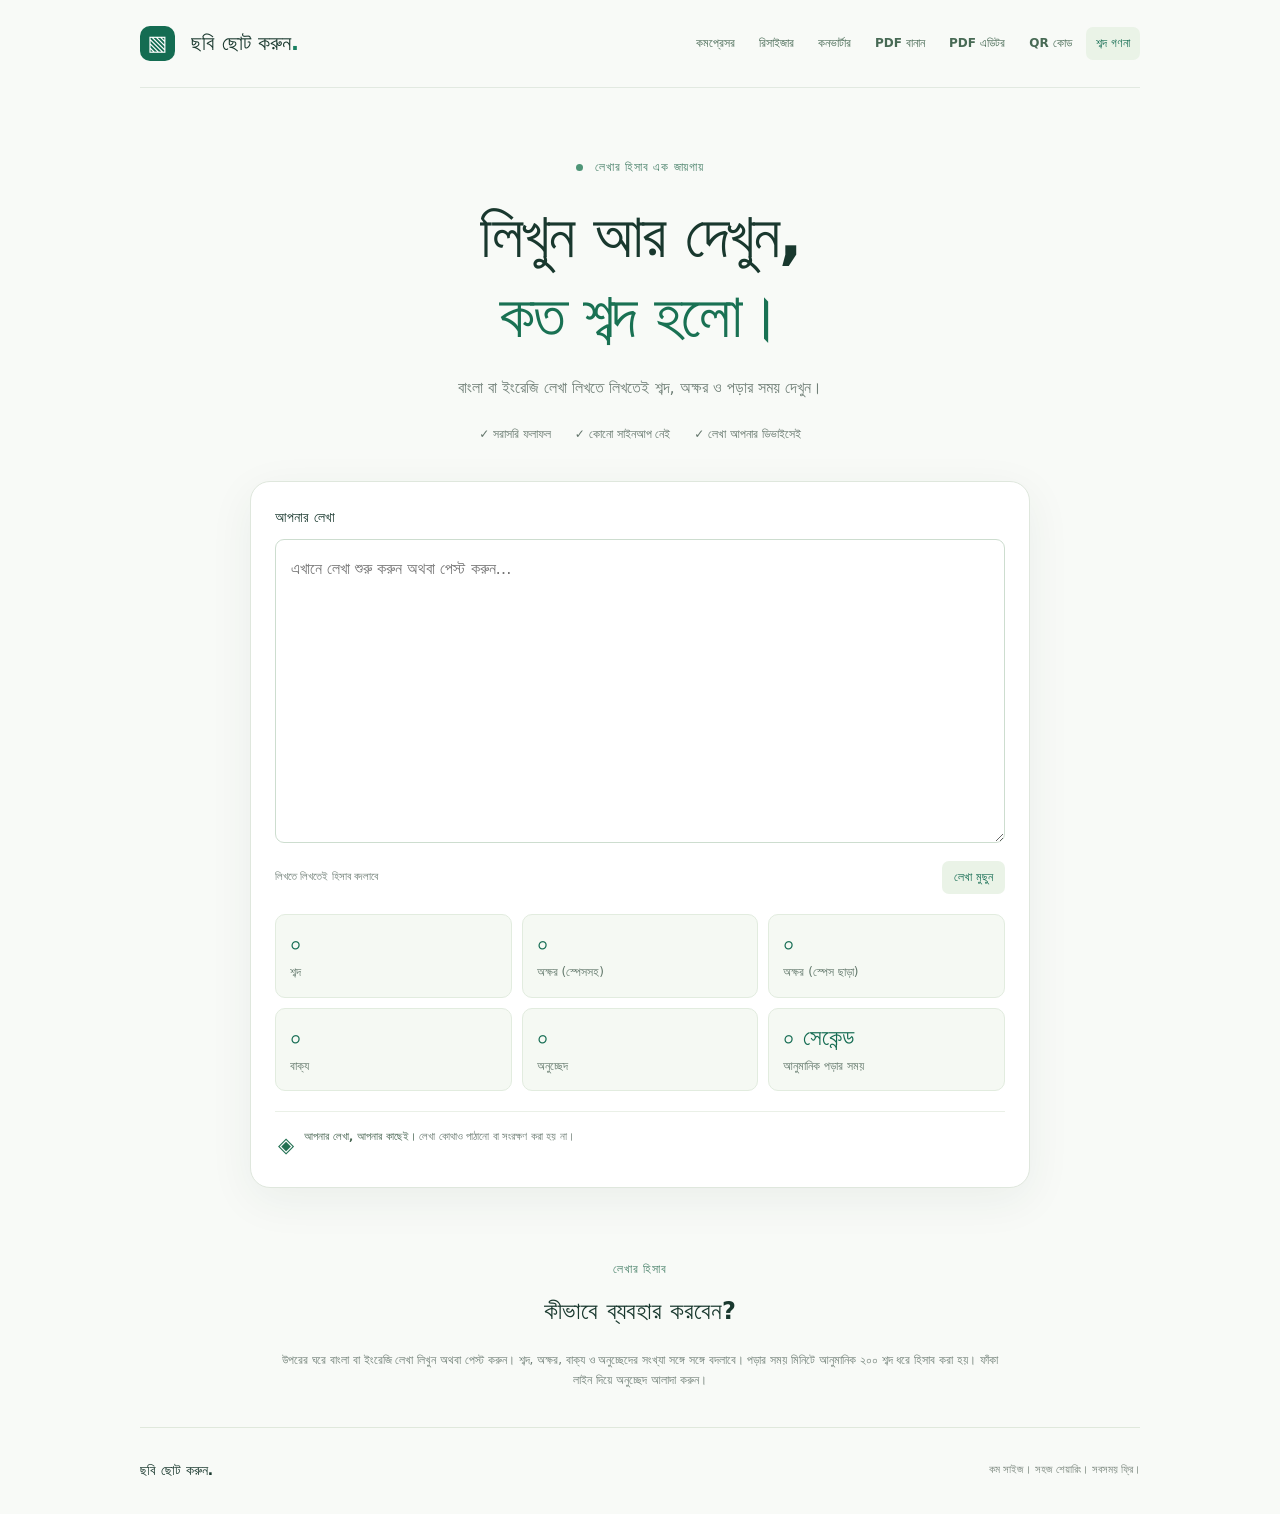
<file: wordcount.html>
<!doctype html>
<html lang="bn">
<head>
  <meta charset="UTF-8">
  <meta name="viewport" content="width=device-width, initial-scale=1">
  <title>শব্দ গণনা করুন — বাংলা ও ইংরেজি ওয়ার্ড কাউন্টার</title>
  <meta name="description" content="বাংলা বা ইংরেজি লেখার শব্দ, অক্ষর, বাক্য, অনুচ্ছেদ ও আনুমানিক পড়ার সময় লিখতে লিখতেই দেখুন। সব কাজ আপনার ব্রাউজারে।">
  <meta name="theme-color" content="#146c52">
  <link rel="stylesheet" href="style.css">
  <link rel="stylesheet" href="wordcount.css">
  <script src="wordcount.js" defer></script>
</head>
<body>
  <header class="header wrap"><a class="brand" href="./"><span class="brand-icon" aria-hidden="true">▧</span> ছবি ছোট করুন<span class="brand-dot">.</span></a><nav class="header-nav" aria-label="টুল নির্বাচন"><a href="./">কমপ্রেসর</a><a href="resizer.html">রিসাইজার</a><a href="converter.html">কনভার্টার</a><a href="pdf.html">PDF বানান</a><a href="pdfeditor.html">PDF এডিটর</a><a href="qr.html">QR কোড</a><a href="wordcount.html" aria-current="page">শব্দ গণনা</a></nav></header>
  <main class="wrap">
    <div id="ad-top"></div>
    <section class="intro"><p class="eyebrow"><span></span> লেখার হিসাব এক জায়গায়</p><h1>লিখুন আর দেখুন,<br><span>কত শব্দ হলো।</span></h1><p class="lead">বাংলা বা ইংরেজি লেখা লিখতে লিখতেই শব্দ, অক্ষর ও পড়ার সময় দেখুন।</p><div class="trust"><span>✓ সরাসরি ফলাফল</span><span>✓ কোনো সাইনআপ নেই</span><span>✓ লেখা আপনার ডিভাইসেই</span></div></section>
    <section class="tool word-tool" aria-label="শব্দ গণনার টুল"><label for="text-input">আপনার লেখা</label><textarea id="text-input" rows="10" placeholder="এখানে লেখা শুরু করুন অথবা পেস্ট করুন…"></textarea><div class="text-actions"><span>লিখতে লিখতেই হিসাব বদলাবে</span><button id="clear-button" type="button">লেখা মুছুন</button></div><div class="stats" aria-live="polite"><article><strong id="word-count">০</strong><span>শব্দ</span></article><article><strong id="character-count">০</strong><span>অক্ষর (স্পেসসহ)</span></article><article><strong id="character-no-space">০</strong><span>অক্ষর (স্পেস ছাড়া)</span></article><article><strong id="sentence-count">০</strong><span>বাক্য</span></article><article><strong id="paragraph-count">০</strong><span>অনুচ্ছেদ</span></article><article><strong id="reading-time">০ সেকেন্ড</strong><span>আনুমানিক পড়ার সময়</span></article></div><div class="privacy"><span aria-hidden="true">◈</span><p><strong>আপনার লেখা, আপনার কাছেই।</strong> লেখা কোথাও পাঠানো বা সংরক্ষণ করা হয় না।</p></div></section>
    <section class="how-to"><p class="eyebrow">লেখার হিসাব</p><h2>কীভাবে ব্যবহার করবেন?</h2><p class="explanation word-explanation">উপরের ঘরে বাংলা বা ইংরেজি লেখা লিখুন অথবা পেস্ট করুন। শব্দ, অক্ষর, বাক্য ও অনুচ্ছেদের সংখ্যা সঙ্গে সঙ্গে বদলাবে। পড়ার সময় মিনিটে আনুমানিক ২০০ শব্দ ধরে হিসাব করা হয়। ফাঁকা লাইন দিয়ে অনুচ্ছেদ আলাদা করুন।</p></section>
    <div id="ad-bottom"></div>
  </main>
  <footer class="wrap"><span class="brand">ছবি ছোট করুন.</span><p>কম সাইজ। সহজ শেয়ারিং। সবসময় ফ্রি।</p></footer>
</body>
</html>
</file>
<file: style.css>
@charset "UTF-8";
.header-nav{display:flex;align-items:center;justify-content:flex-end;flex-wrap:wrap;gap:4px}.header-nav a{color:#486a55;font-size:12px;font-weight:650;text-decoration:none;padding:7px 10px;border-radius:7px;white-space:nowrap}.header-nav a:hover,.header-nav a[aria-current="page"]{background:#eaf3e7;color:#146c52}@media(max-width:800px){.header{flex-wrap:wrap;gap:8px}.header-nav{width:100%;justify-content:center}}@media(max-width:600px){.header-nav{gap:2px}.header-nav a{font-size:11px;padding:6px}}
:root{font-family:"Noto Sans Bengali","Hind Siliguri",system-ui,sans-serif;color:#19382e;background:#f8faf7;font-synthesis:none;line-height:1.65}*{box-sizing:border-box}body{margin:0}.wrap{width:min(100% - 48px,1000px);margin:auto}.header{display:flex;align-items:center;justify-content:space-between;padding-top:26px;padding-bottom:26px;border-bottom:1px solid #e2e9e1}.brand{font-size:21px;font-weight:750;text-decoration:none;color:#19382e}.brand-icon{display:inline-grid;place-items:center;background:#146c52;color:white;border-radius:10px;width:35px;height:35px;margin-right:9px}.brand-dot{color:#198061}.header-note{font-size:13px;color:#708278}.intro{text-align:center;padding:58px 0 32px}.eyebrow{font-size:12px;color:#49816a;font-weight:650;letter-spacing:.06em}.eyebrow>span{display:inline-block;width:7px;height:7px;background:#4e9577;border-radius:50%;margin-right:7px}h1{font-size:clamp(38px,6vw,62px);line-height:1.3;letter-spacing:-.035em;margin:18px 0}h1>span{color:#197153}.lead{color:#718078;font-size:16px;margin:0}.trust{display:flex;justify-content:center;gap:24px;margin:24px 0 4px;color:#62746a;font-size:12px}.tool{max-width:780px;margin:auto;background:white;border:1px solid #dfe7dd;border-radius:20px;box-shadow:0 12px 45px #223e2910;padding:24px}.drop-zone{position:relative;display:flex;align-items:center;flex-direction:column;border:1.5px dashed #a7c5b2;border-radius:12px;background:#f5f9f3;padding:28px 16px;cursor:pointer;transition:background .2s,border-color .2s}.drop-zone:hover,.drop-zone.dragging{background:#eaf4e7;border-color:#146c52}.drop-zone:focus-within{outline:3px solid #89b69f;outline-offset:4px}.upload-icon{font-family:system-ui;font-size:32px;line-height:1;background:white;color:#267455;border:1px solid #e0e9dc;border-radius:13px;padding:12px 17px;margin-bottom:15px}.drop-zone strong{font-size:20px}.drop-sub{font-size:13px;color:#718078;margin:5px 0 18px}.choose-button,.primary{background:#146c52;color:white;border-radius:8px;padding:11px 20px;font:inherit;font-size:14px;font-weight:600;border:0}.choose-button span{margin-left:15px}.formats{color:#8a978d;font-size:11px;letter-spacing:.12em;margin-top:14px}#file-input{position:absolute;width:1px;height:1px;opacity:0;overflow:hidden}.settings{padding:22px 4px 14px}.quality-heading{display:flex;justify-content:space-between;align-items:center;font-size:14px;font-weight:650}output{background:#eaf3e7;color:#27714e;padding:1px 10px;border-radius:6px}input[type=range]{width:100%;margin:18px 0 6px;accent-color:#146c52;cursor:pointer}.range-labels{display:flex;justify-content:space-between;font-size:11px;color:#7b887f}.setting-note{font-size:11px;color:#78867d;margin:12px 0 0}.privacy{display:flex;gap:10px;border-top:1px solid #eaf0e7;padding:16px 3px 0;color:#718078;font-size:11px}.privacy>span{color:#237153;font-size:21px}.privacy p{margin:0}.privacy strong{color:#496653}.results{max-width:780px;margin:35px auto}.results-heading{display:flex;align-items:center;justify-content:space-between;gap:15px}h2{font-size:24px;margin:0 0 8px}.results-heading p{font-size:13px;color:#6a7c70;margin:0}button{cursor:pointer}button:disabled{opacity:.5;cursor:wait}.download-note{font-size:11px;color:#718078}.result{display:flex;align-items:center;gap:16px;background:white;border:1px solid #e0e7dd;border-radius:12px;padding:16px;margin-top:12px}.preview{width:64px;height:64px;object-fit:contain;background:#f2f5ee;border-radius:7px}.file-info{min-width:0;flex:1}.file-name{font-size:14px;font-weight:650;overflow-wrap:anywhere;margin:0}.file-size{font-size:12px;color:#718078;margin:3px 0}.saved{font-size:11px;color:#27704c}.download{color:#146c52;font-size:12px;font-weight:650;text-decoration:none;border:1px solid #cddcce;padding:8px 12px;border-radius:7px;white-space:nowrap}.error{color:#a44130}.how-to{padding:60px 0 36px;max-width:850px;margin:auto}.how-to>h2,.how-to>.eyebrow{text-align:center}.steps{display:grid;grid-template-columns:repeat(3,1fr);gap:38px;margin-top:32px}.steps article>span{color:#68937b;font-size:12px;border-bottom:1px solid #cddbcc;display:block;padding-bottom:10px}.steps h3{font-size:16px;margin:17px 0 6px}.steps p,.explanation{font-size:13px;color:#718078;margin:0}.explanation{margin-top:30px;font-size:12px}footer{border-top:1px solid #e0e8dc;display:flex;justify-content:space-between;align-items:center;padding-top:22px;padding-bottom:24px}footer .brand{font-size:14px}footer p{font-size:11px;color:#7c887f}#message{text-align:center;color:#a44130;font-size:13px}a:focus-visible,button:focus-visible{outline:3px solid #89b69f;outline-offset:4px}[hidden]{display:none!important}@media(max-width:600px){.wrap{width:calc(100% - 28px)}.header{padding-top:18px;padding-bottom:18px}.brand{font-size:17px}.header-note{display:none}.intro{padding-top:35px}.lead{font-size:14px}.trust{gap:12px;font-size:10px}.tool{padding:14px;border-radius:15px}.drop-zone{padding:24px 10px}.drop-zone strong{font-size:18px}.drop-sub{font-size:11px}.desktop-break{display:none}.steps{grid-template-columns:1fr;gap:24px}.how-to{padding-top:36px}.results-heading{align-items:flex-start;flex-direction:column}.result{gap:10px;flex-wrap:wrap}.preview{width:48px;height:48px}.download{margin-left:auto}.primary{font-size:12px}footer{gap:10px}footer p{font-size:10px}}
</file>
<file: converter.css>
@charset "UTF-8";
.converter-settings{display:flex;align-items:flex-start;flex-direction:column;gap:9px}.converter-settings>label{font-size:14px;font-weight:650}.converter-settings select{min-width:200px;border:1px solid #cdddcf;border-radius:8px;background:#fff;color:#19382e;font:inherit;font-size:15px;padding:9px 12px}.converter-settings select:focus{outline:3px solid #89b69f;outline-offset:2px}.converter-settings .setting-note{margin:2px 0 6px}.result .saved{display:block}@media(max-width:600px){.converter-settings select,.converter-settings .primary{width:100%}}
</file>
<file: pdf.css>
@charset "UTF-8";
.pdf-options{border:0;border-top:1px solid #eaf0e7;margin:24px 0 0;padding:20px 0 0}.pdf-options legend{font-size:14px;font-weight:650;padding:0}.option-grid{display:grid;grid-template-columns:repeat(3,1fr);gap:12px;margin-top:11px}.option-grid label{display:grid;gap:6px;color:#486653;font-size:12px;font-weight:600}.option-grid select,.option-grid input{width:100%;border:1px solid #cdddcf;border-radius:8px;background:#fff;color:#19382e;font:inherit;font-size:14px;padding:9px 10px}.option-grid select:focus,.option-grid input:focus{outline:3px solid #89b69f;outline-offset:2px}.pdf-options .setting-note{margin-bottom:0}.pdf-list{display:grid;gap:10px;margin-top:20px}.pdf-item{display:grid;grid-template-columns:70px minmax(0,1fr) auto;align-items:center;gap:12px;border:1px solid #e0e7dd;border-radius:11px;background:#fff;padding:10px}.pdf-thumb{width:70px;height:70px;object-fit:contain;border-radius:7px;background:#f2f5ee}.pdf-file-name{font-size:13px;font-weight:650;margin:0;overflow-wrap:anywhere}.pdf-file-info{font-size:11px;color:#718078;margin:3px 0 0}.pdf-actions{display:flex;flex-wrap:wrap;justify-content:flex-end;gap:5px}.pdf-actions button{min-width:30px;border:1px solid #cddcce;border-radius:6px;background:#fff;color:#146c52;font:inherit;font-size:14px;line-height:1;padding:8px}.pdf-actions button:hover{background:#eaf3e7}.pdf-actions .remove{color:#a44130}.create-pdf{margin-top:20px}.pdf-tool #message{text-align:left;margin:12px 0 0}.pdf-tool .privacy{margin-top:18px}@media(max-width:600px){.option-grid{grid-template-columns:1fr}.pdf-item{grid-template-columns:54px minmax(0,1fr);gap:9px}.pdf-thumb{width:54px;height:54px}.pdf-actions{grid-column:1 / -1;justify-content:flex-start}.create-pdf{width:100%}}
</file>
<file: qr.css>
@charset "UTF-8";
.qr-form{display:flex;flex-direction:column;align-items:flex-start;gap:9px}.qr-form>label,.qr-field label{font-size:14px;font-weight:650}.qr-form textarea,.qr-field select{border:1px solid #cdddcf;border-radius:8px;background:#fff;color:#19382e;font:inherit;font-size:14px;padding:11px 12px}.qr-form textarea{width:100%;resize:vertical;min-height:125px}.qr-field{display:flex;align-items:center;gap:15px;margin-top:8px}.qr-field select{min-width:200px}.qr-form textarea:focus,.qr-field select:focus{outline:3px solid #89b69f;outline-offset:2px}.qr-form .setting-note{margin:0}.qr-error{font-size:12px;color:#a44130;margin:0}.qr-result{border-top:1px solid #eaf0e7;text-align:center;margin-top:26px;padding-top:24px}.qr-result h2{font-size:20px}.qr-result canvas{display:block;max-width:min(100%,320px);height:auto;margin:15px auto;background:white;image-rendering:pixelated;border:1px solid #edf1e9;border-radius:9px}.qr-result .setting-note{margin:10px 0 16px}@media(max-width:600px){.qr-field{width:100%;align-items:flex-start;flex-direction:column;gap:6px}.qr-field select,.qr-form .primary,.qr-result .primary{width:100%}}
</file>
<file: resizer.css>
@charset "UTF-8";
.resize-settings{padding-bottom:20px}.mode-options{border:0;padding:0;margin:0 0 18px;display:flex;gap:20px;align-items:center;flex-wrap:wrap}.mode-options legend{font-size:14px;font-weight:650;margin-bottom:10px}.mode-options label,.ratio-option{font-size:13px;color:#486653;display:inline-flex;align-items:center;gap:6px;cursor:pointer}.mode-options input,.ratio-option input{accent-color:#146c52;width:16px;height:16px}.dimension-fields{display:flex;align-items:end;gap:12px;max-width:460px}.dimension-fields label,.percent-controls label{display:grid;gap:6px;flex:1;color:#486653;font-size:13px;font-weight:600}.dimension-fields>span{color:#839489;padding-bottom:9px}.dimension-fields input,.percent-controls input{width:100%;min-width:0;border:1px solid #cdddcf;border-radius:8px;background:#fff;color:#19382e;font:inherit;font-size:15px;padding:10px 12px}.dimension-fields input:focus,.percent-controls input:focus{outline:3px solid #89b69f;outline-offset:1px}.ratio-option{margin-top:16px}.percent-controls{max-width:225px}.resize-button{margin-top:18px}.validation{font-size:12px;color:#a44130;margin:12px 0 0}.result .file-size{line-height:1.55}.result .saved{display:block}@media(max-width:600px){.mode-options{gap:12px}.dimension-fields{gap:7px}.dimension-fields input{padding:9px 7px}.resize-button{width:100%}}
</file>
<file: wordcount.css>
@charset "UTF-8";
.word-tool>label{display:block;font-size:14px;font-weight:650;margin-bottom:10px}.word-tool textarea{width:100%;min-height:230px;resize:vertical;border:1px solid #cdddcf;border-radius:9px;background:white;color:#19382e;font:inherit;font-size:16px;line-height:1.7;padding:15px}.word-tool textarea:focus{outline:3px solid #89b69f;outline-offset:2px}.text-actions{display:flex;justify-content:space-between;align-items:center;gap:10px;color:#718078;font-size:11px;margin:9px 0 20px}.text-actions button{font:inherit;font-size:12px;font-weight:650;color:#146c52;background:#eaf3e7;border:0;border-radius:7px;padding:7px 12px}.stats{display:grid;grid-template-columns:repeat(3,1fr);gap:10px}.stats article{display:flex;flex-direction:column;background:#f5f9f3;border:1px solid #e2ecdf;border-radius:10px;padding:14px}.stats strong{font-size:23px;line-height:1.25;color:#146c52}.stats span{font-size:12px;color:#61776a;margin-top:5px}.word-tool .privacy{margin-top:20px}.word-explanation{max-width:720px;margin:20px auto 0;text-align:center}@media(max-width:600px){.stats{grid-template-columns:repeat(2,1fr)}.stats article{padding:10px}.stats strong{font-size:20px}.stats span{font-size:11px}.text-actions{align-items:flex-start}.word-tool textarea{min-height:190px}}
</file>
